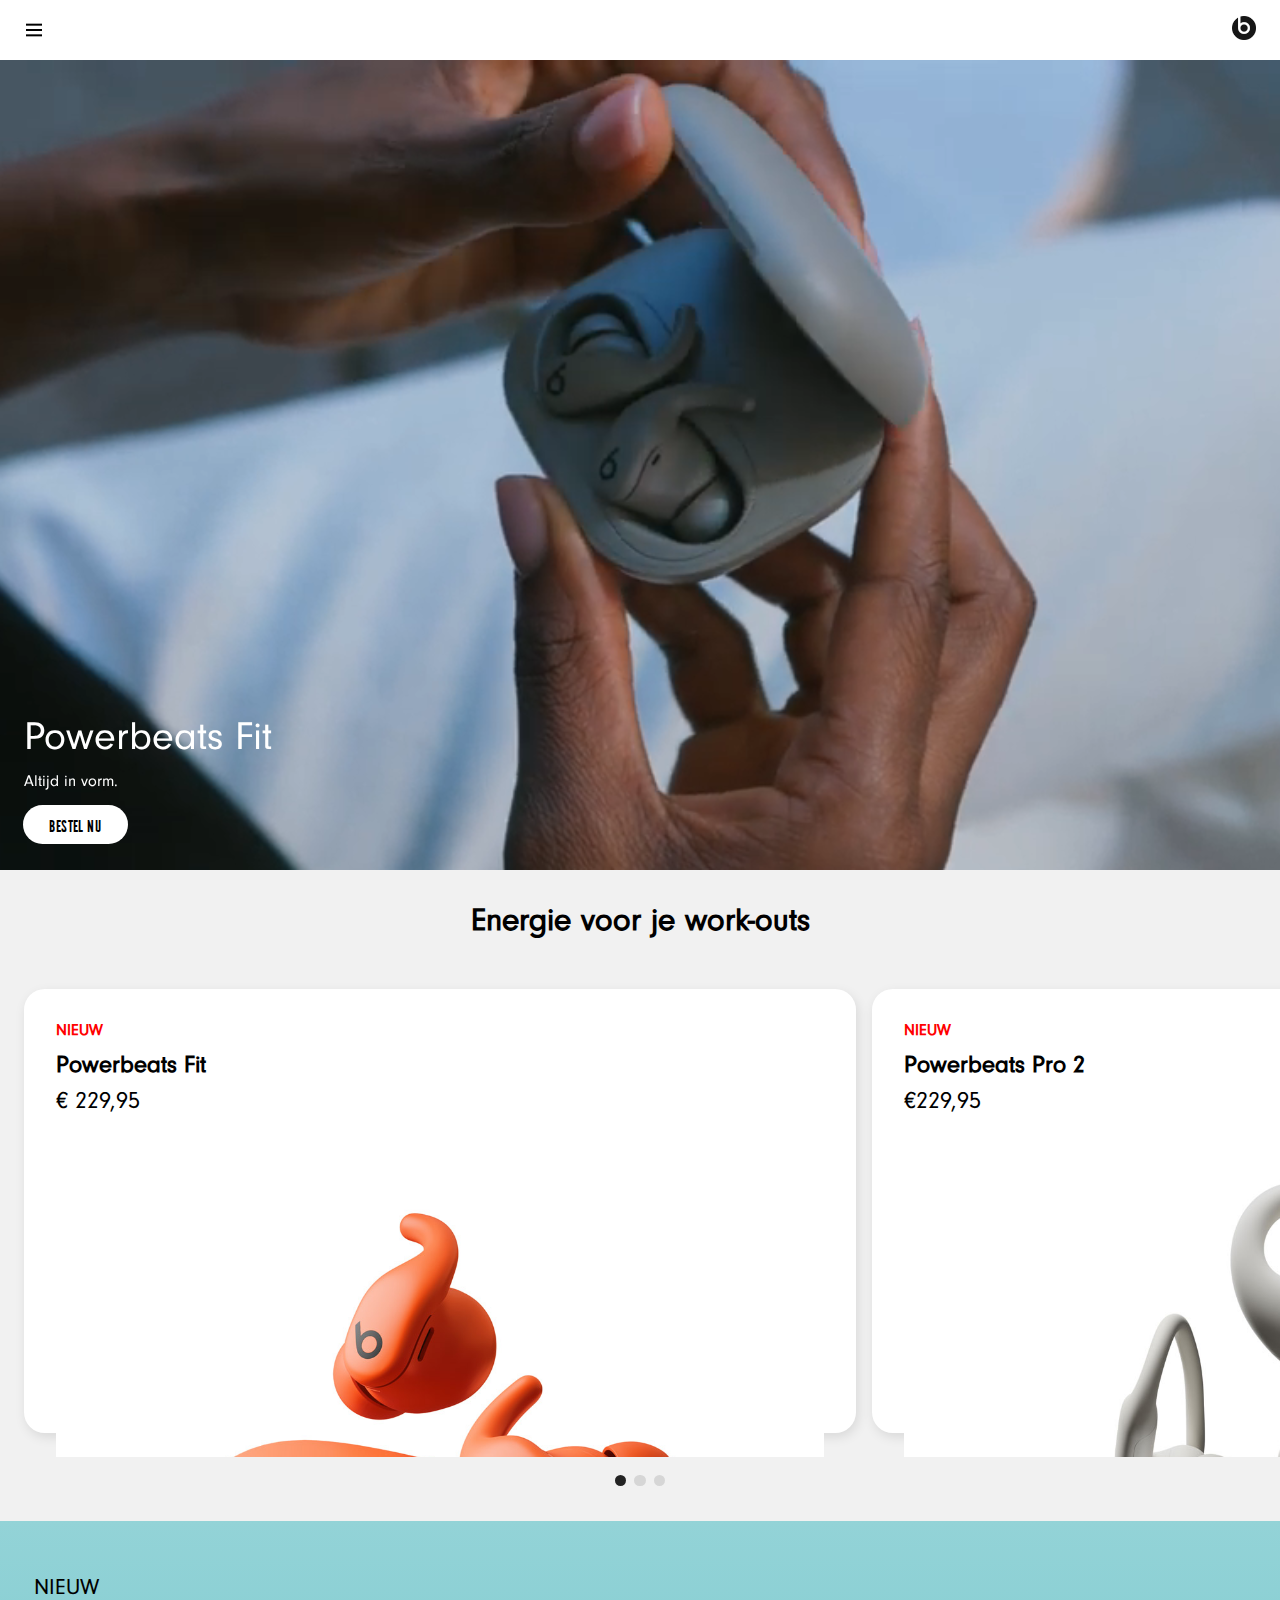
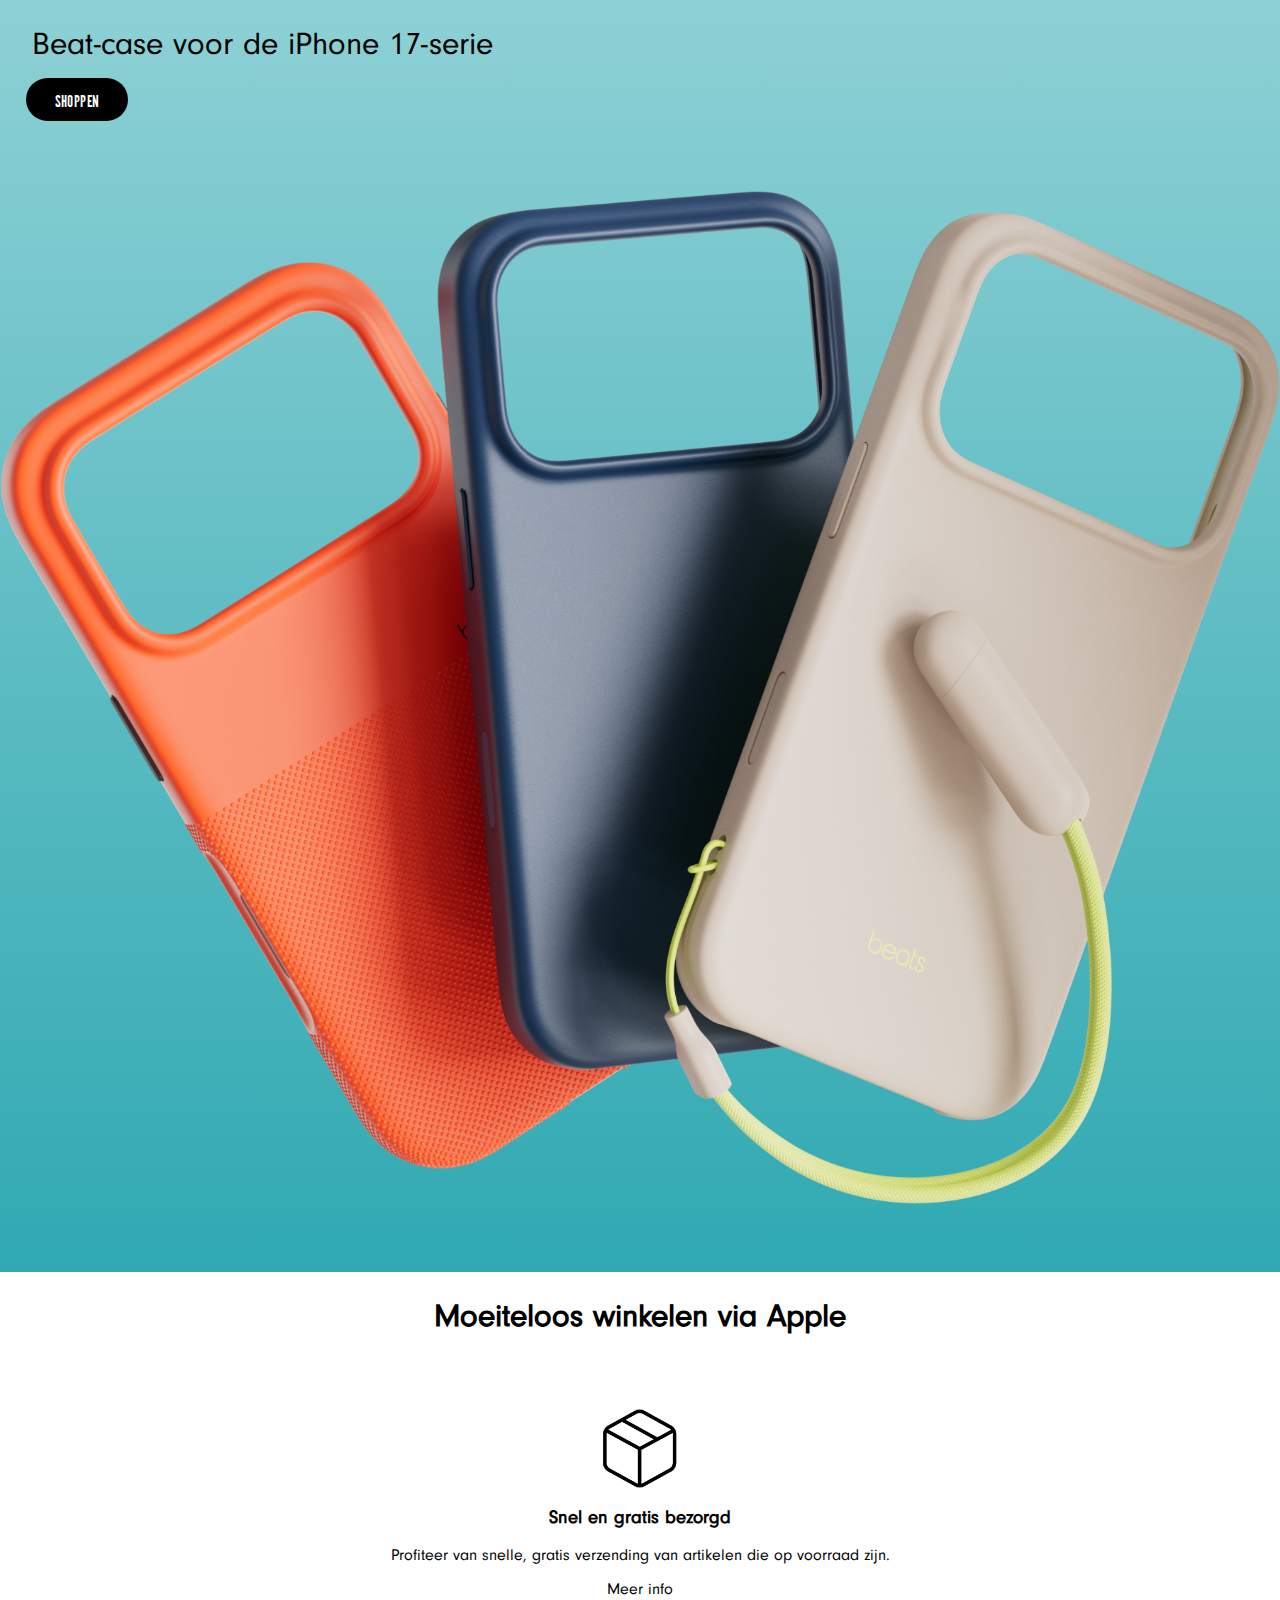
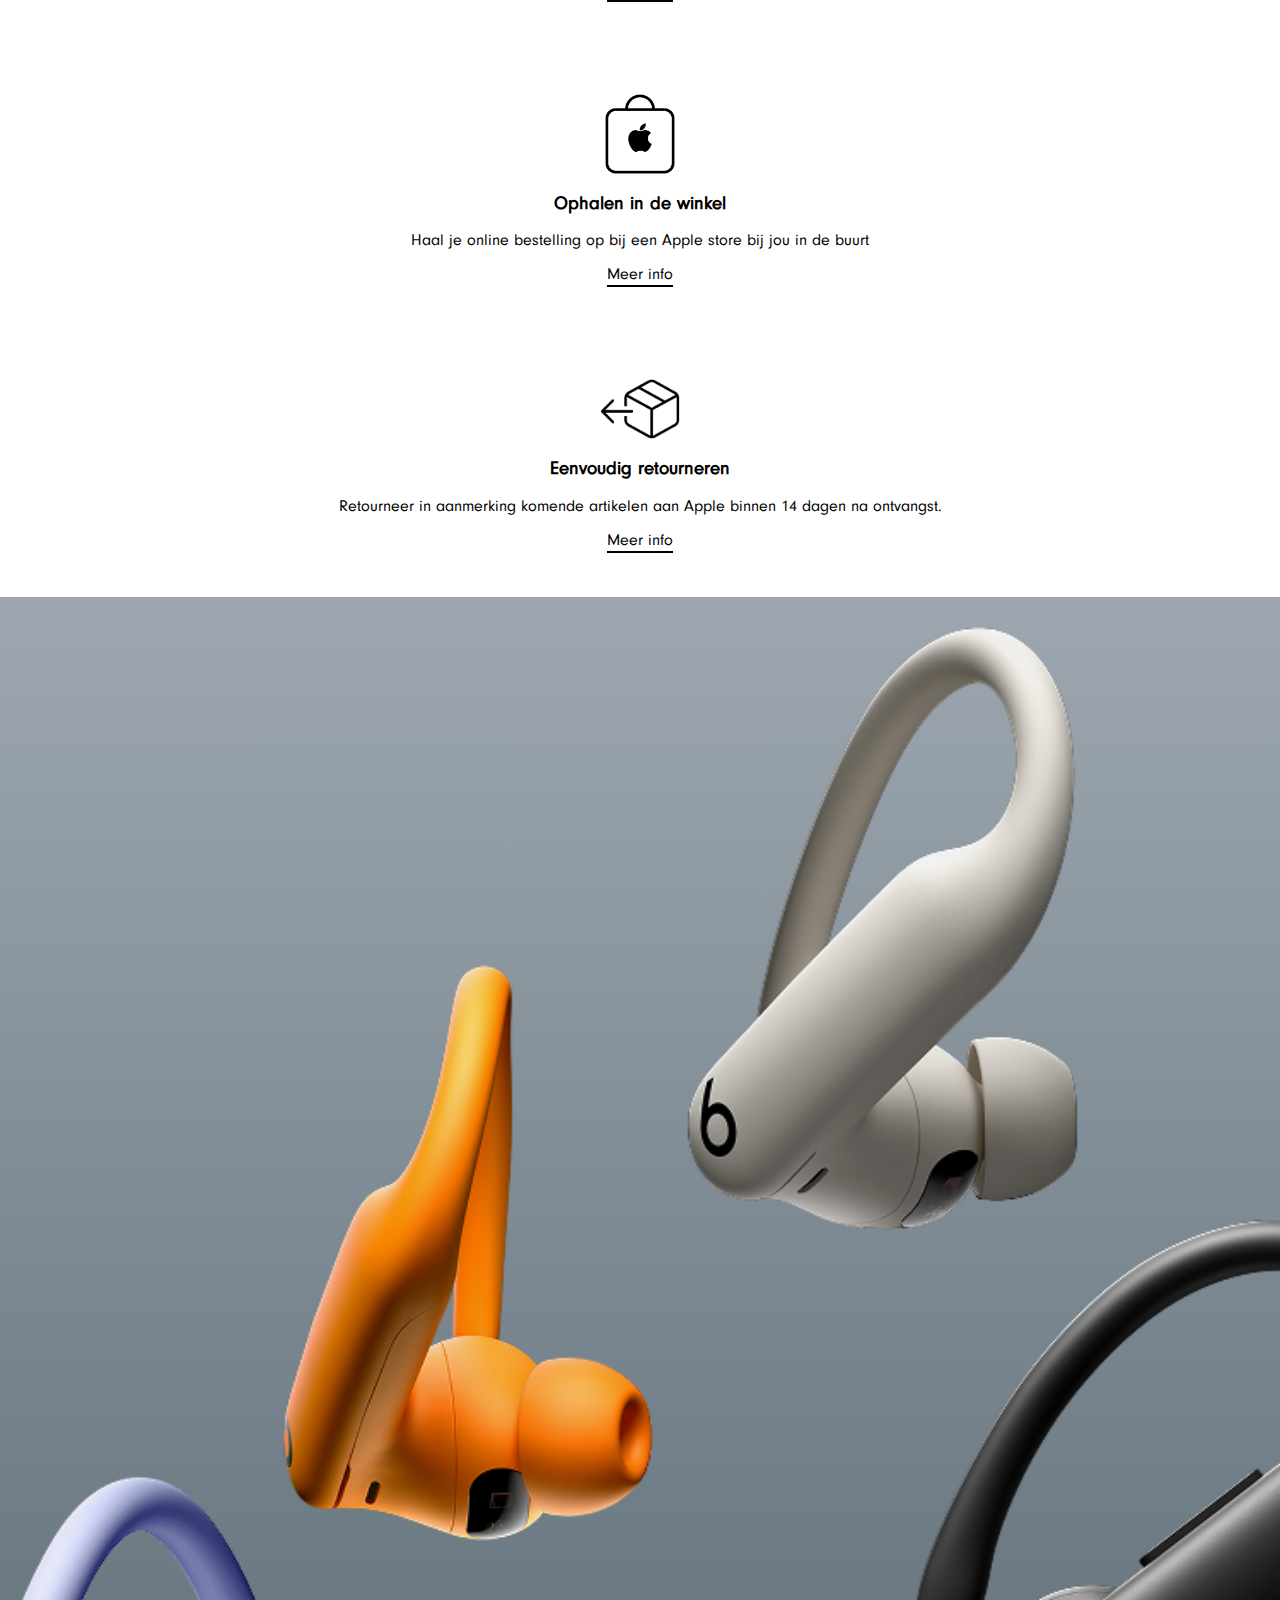
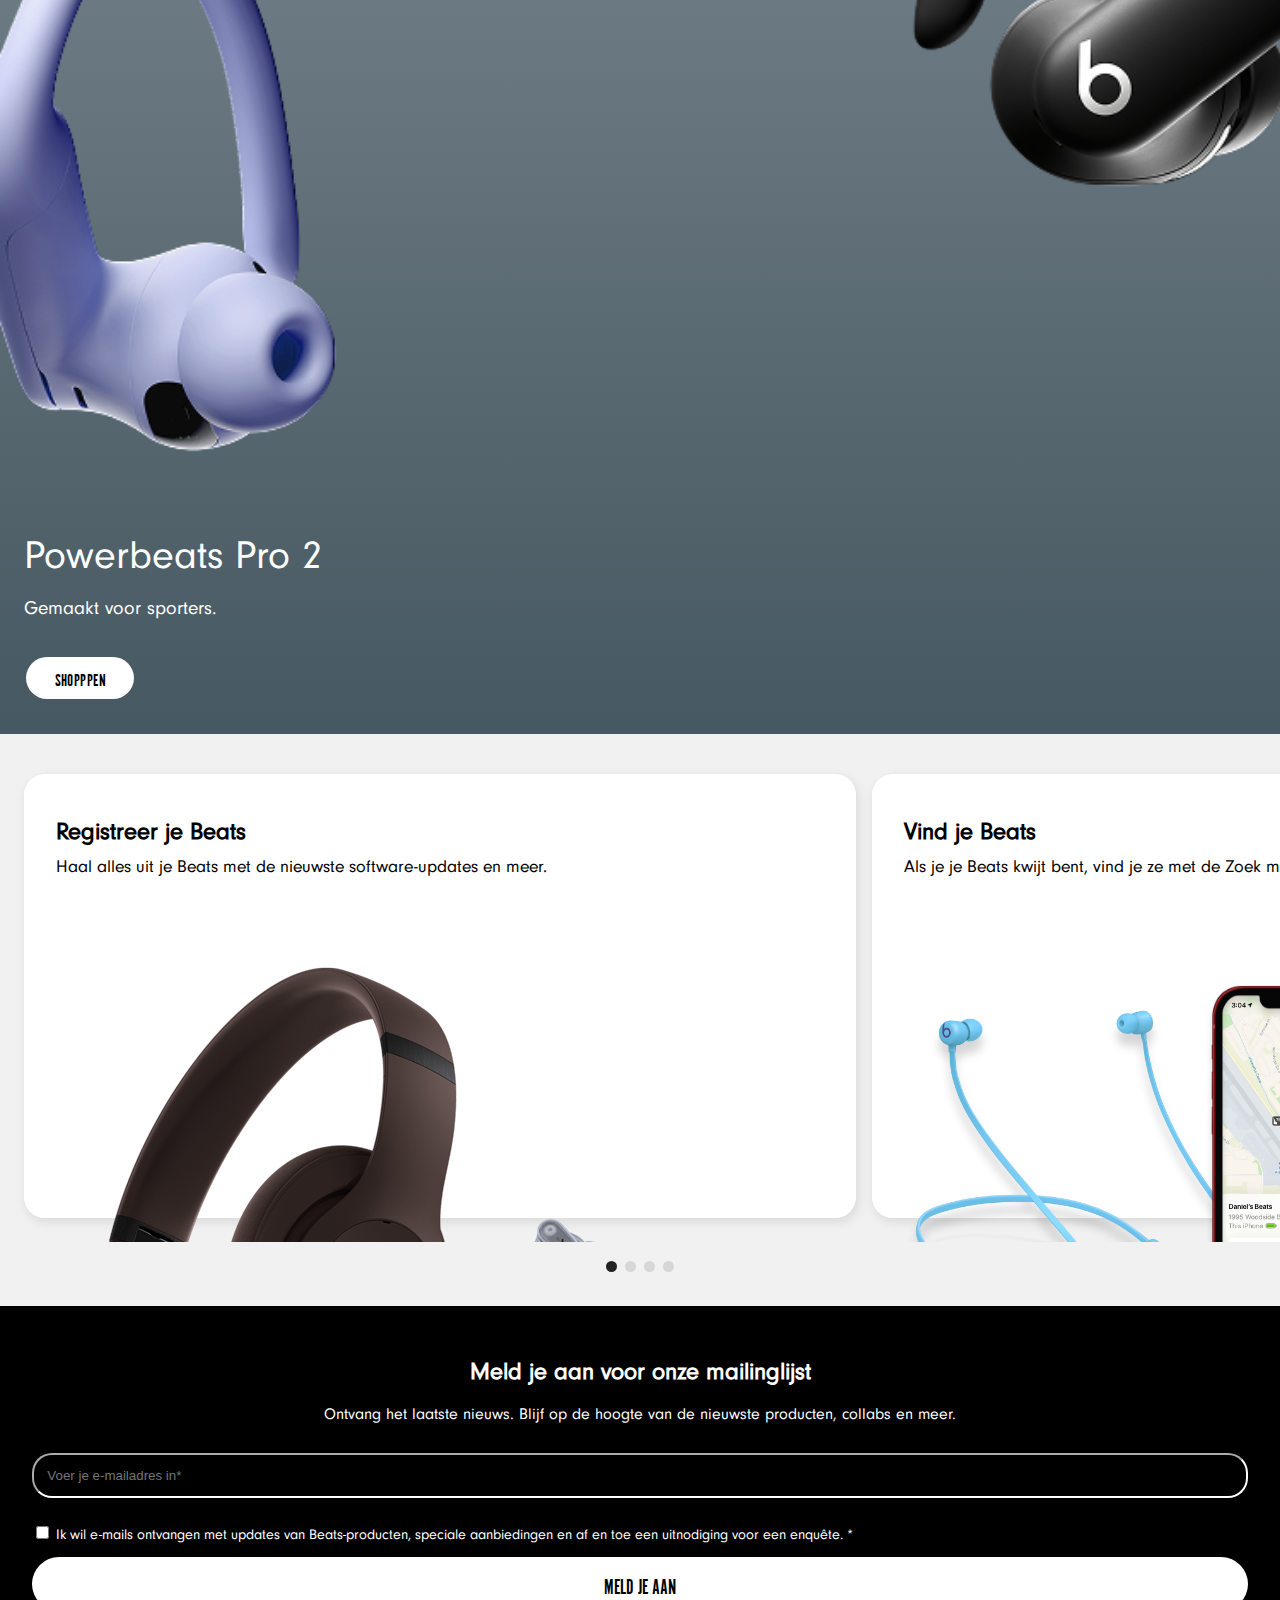
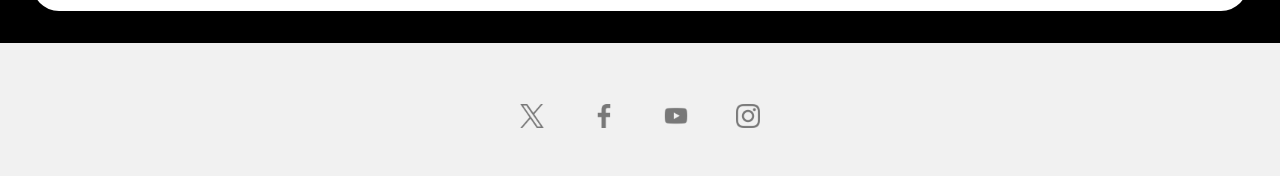
<file: index.html>
<!DOCTYPE html>
<html lang="nl">

<head>
	<meta charset="UTF-8">
	<meta name="viewport" content="width=device-width, initial-scale=1">

	<title>Beats by Dre - Wireless Headphones, Earbuds and Speakers</title>

	<script src="javascript.js" defer></script>
	<link href="css/style.css" rel="stylesheet">
	<link rel="icon" type="image/png" href="images/beats-logo.png">
</head>

<body class="pagina-1">
	<header>
		<nav>
			<button aria-label="menu" aria-expanded="false">
				<span></span>
				<span></span>
				<span></span>
			</button>

			<ul>
				<li><a href="index.html">Home</a></li>
				<li><a href="powerbeats-pro-2.html">Powerbeats Pro 2</a></li>
				<li><a href="#">Support</a></li>
			</ul>
		</nav>

		<a href="index.html" aria-label="Beats home">
			<img src="images/beats-logo.png" alt="Beats logo"></a>
	</header>


	<!-- SECTION 1 -->
	<section>
		<div>
			<h1>Powerbeats Fit</h1>
			<p>Altijd in vorm.</p>
		</div>
		<a href="powerbeats-pro-2.html">Bestel nu</a>
		<video src="videos/powerbeats-fit.mp4" autoplay muted loop></video>
	</section>


	<!-- CAROUSEL / SECTION 2 -->
	<section>
		<h2>Energie voor je work-outs</h2>
		<ul>
			<li data-label="Product 1 Powerbeats Fit">
				<div>
					<p>Nieuw</p>
					<h3>Powerbeats Fit</h3>
					<p>€ 229,95</p>
				</div>
				<img src="images/powerbeatsfit-orange.jpg" alt="Powerbeats Fit oranje">
			</li>

			<li data-label="Product 2 Powerbeats Pro 2">
				<div>
					<p>Nieuw</p>
					<h3>Powerbeats Pro 2</h3>
					<p>€229,95</p>
				</div>
				<a href="powerbeats-pro-2.html">
					<img src="images/powerbeats-pro-2.jpg" alt="Powerbeats Pro 2 grijs">
				</a>
			</li>
			<li data-label="Product 3 Beats Solo">
				<div>
					<p>Nieuw</p>
					<h3>Beats Solo 4</h3>
					<p>€229,95</p>
				</div>
				<img src="images/beats-solo4.jpg" alt="Beats Solo 4 blauw">
			</li>
		</ul>
	</section>

	<!-- SECTION 3 -->
	<section>
		<p>NIEUW</p>
		<h2>Beat-case voor de iPhone 17-serie</h2>
		<a href="#" aria-label="Beat cases shoppen">SHOPPEN</a>
		<img src="images/beats-cases.png" alt="Beats cases">
	</section>


	<!-- SECTION 4 -->
	<section>
		<h2>Moeiteloos winkelen via Apple</h2>
		<article>
			<h3>Snel en gratis bezorgd</h3>
			<p>Profiteer van snelle, gratis verzending van artikelen die op voorraad zijn.</p>
			<img src="images/bezorging-icoon.png" alt="">
			<a href="#" aria-label="Meer info over bezorging">Meer info</a>
		</article>

		<article>
			<h3>Ophalen in de winkel</h3>
			<p>Haal je online bestelling op bij een Apple store bij jou in de buurt</p>
			<img src="images/ophalen-icoon.png" alt="">
			<a href="#" aria-label="Meer info over bestelling">Meer info</a>
		</article>

		<Article>
			<h3>Eenvoudig retourneren</h3>
			<p>Retourneer in aanmerking komende artikelen aan Apple binnen 14 dagen na ontvangst.</p>
			<img src="images/retourneren-icoon.png" alt="">
			<a href="#" aria-label="Meer info over retourneren">Meer info</a>
		</Article>
	</section>

	<!-- SECTION 5 -->
	<section>
		<div>
			<h2>Powerbeats Pro 2</h2>
			<p>Gemaakt voor sporters.</p>
		</div>
		<a href="powerbeats-pro-2.html">SHOPPPEN</a>
		<img src="images/powerbeats-pro2-image.png" alt="Powerbeats Pro">
	</section>

	<!-- SECTION 6 -->
	<section>
		<ul>
			<li>
				<h3>Registreer je Beats</h3>
				<p>Haal alles uit je Beats met de nieuwste software-updates en meer.</p>
				<img src="images/registreer-beats.png" alt="Registreer je Beats">
			</li>

			<li>
				<h3>Vind je Beats</h3>
				<p>Als je je Beats kwijt bent, vind je ze met de Zoek mijn-app.</p>
				<img src="images/vind-beats.png" alt="Vind je Beats">
			</li>

			<li>
				<h3>Beats-app voor Android</h3>
				<p>Download de Beats-app voor extra functies</p>
				<img src="images/beats-app.png" alt="Beats-app voor Android">
			</li>

			<li>
				<h3>Gratis Apple Music</h3>
				<p>Luister met 3 maanden gratis naar Apple Music met de geselecteerde Beats.</p>
				<img src="images/apple-music.jpg" alt="Gratis Apple Music">
			</li>
		</ul>
	</section>

	<!-- SECTION 7 -->
	<section>
		<h2>Meld je aan voor onze mailinglijst</h2>
		<p>Ontvang het laatste nieuws. Blijf op de hoogte van de nieuwste producten, collabs en meer.
		</p>
		<form>
			<input type="email" placeholder="Voer je e-mailadres in*" required>
			<div>
				<input id="checkbox" type="checkbox" required>
				<label for="checkbox">Ik wil e-mails ontvangen met updates van Beats-producten, speciale aanbiedingen en
					af en toe een uitnodiging voor een enquête. *</label>
			</div>
			<input type="submit" value="Meld je aan">
		</form>
	</section>


	<footer>
		<nav>
			<ul>
				<li><a href="https://x.com/beatsbydre" target="_blank" aria-label="X"><img src="images/x-logo.png"
							alt=""></a></li>
				<li><a href="https://www.facebook.com/beatsbydre" target="_blank" aria-label="Facebook"><img
							src="images/facebook-logo.png" alt=""></a></li>
				<li><a href="https://www.youtube.com/beatsbydre" target="_blank" aria-label="Youtube"><img
							src="images/youtube-logo.png" alt=""></a></li>
				<li><a href="https://www.instagram.com/beatsbydre" target="_blank" aria-label="Instagram"><img
							src="images/instagram-logo.png" alt=""></a></li>
			</ul>
		</nav>
	</footer>

</body>

</html>
</file>
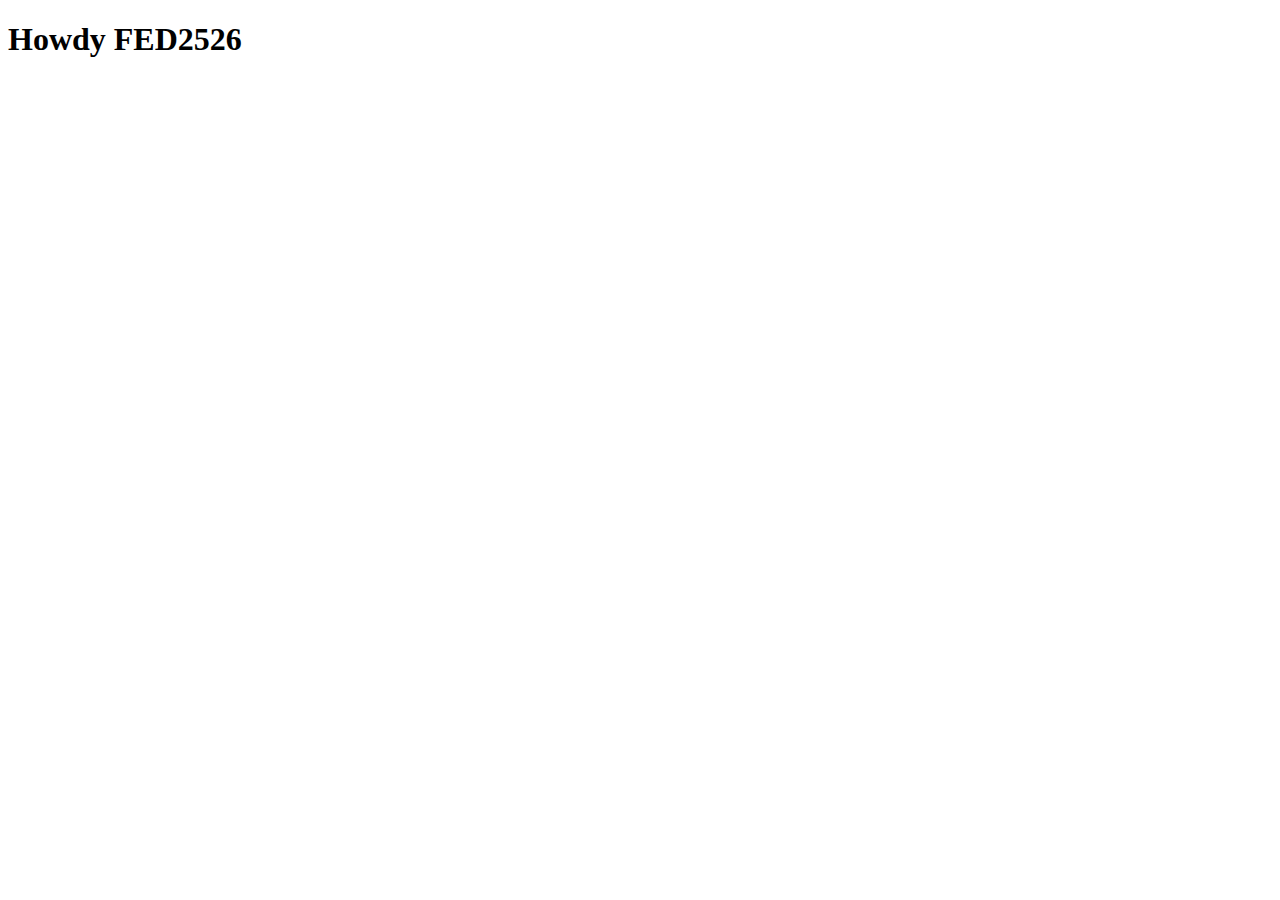
<file: basiswebsite/index.html>
<!DOCTYPE html>
<html lang="nl">
	
<head>
	<meta charset="UTF-8">
	<meta name="author" content="jouw naam">
	<meta name="viewport" content="width=device-width, initial-scale=1">
	
	<title>Howdy FED2526</title>

	<link href="styles/style.css" rel="stylesheet">

	<link rel="icon" type="image/svg+xml" href="images/favicon.svg">
</head>

<body>
	<h1>Howdy FED2526</h1>

	<script defer src="scripts/script.js"></script>
</body>
	
</html>
</file>
<file: css/style.css>
*:focus-visible {
    outline: 4px dotted blue;
    outline-offset: 3px;
}

:root {
    --font-primary: 'PrimaryFont';
    --font-secondary: 'SecondaryFont';
    --achtergrond-kleur: #f1f1f1;
    --achtergrond-kleur-2: #fff;
    --achtergrondkleur-3: black;
    --achtergrondkleur-4: #f2f0ea;
    --text-kleur-primary: #000000;
    --text-kleur-secondary: #ffff;
}

@font-face {
    font-family: 'PrimaryFont';
    src: url("neuzeit-font/Neuzeit Grotesk Regular.otf") format('opentype');
}

@font-face {
    font-family: 'SecondaryFont';
    src: url("alternate-gothic/Alternate_Gothic/AlternateGotNo1D.ttf") format('truetype');
}


/*************************/
/*     HOME-PAGINA       */
/*************************/
body {
    margin: 0;
    font-family: var(--font-primary);
    background-color: var(--achtergrond-kleur);
}

header {
    position: sticky;
    top: 0;
    width: 100%;
    display: flex;
    justify-content: space-between;
    background-color: var(--achtergrond-kleur-2);
    padding: 1em 0 1em 0;
    z-index: 999;
}

/* logo */
header img {
    width: 24px;
}

/* logo a */
header a {
    width: 24px;
    height: auto;
    margin-right: 1.5em;
}

/* menu pagina's, verborgen tot hamburger wordt geklikt*/
header nav ul {
    position: absolute;
    top: 0;
    left: 0;
    width: 100%;
    height: 100vh;
    background-color: var(--achtergrond-kleur-2);
    padding-top: 5em;
    display: none;
    flex-direction: column;
    gap: 2em;
    font-size: 1.5em;
    list-style-type: none;
}

header a {
    text-underline-offset: .3em;
    color: var(--text-kleur-primary);
}

header a:hover {
    color: #197980;
}

header nav {
    display: flex;
    align-items: center;
    justify-content: space-between;
}


/* HAMBURGER MENU */
header button {
    background-color: var(--achtergrond-kleur-2);
    border: none;
    display: grid;
    place-items: center;
    margin-left: 1.5em;
    z-index: 1000;
}

header button span {
    grid-row-start: 1;
    grid-column-start: 1;
    width: 1.2em;
    height: .2em;
    background-color: var(--achtergrondkleur-3);
    cursor: pointer;
    transition: .5s;
}

header button span:nth-of-type(1) {
    transform: translateY(-.4em);
}

header button span:nth-of-type(3) {
    transform: translateY(.4em);
}

header button[aria-expanded="true"] span:nth-of-type(1) {
    transform: rotate(45deg) scaleX(1.25);
}

header button[aria-expanded="true"] span:nth-of-type(2) {
    opacity: 0;
}

header button[aria-expanded="true"] span:nth-of-type(3) {
    transform: rotate(-45deg) scaleX(1.25);
}

/* Bron chatGPT: hoe kan je de menu laten openen? */
header button[aria-expanded="true"]+ul {
    display: flex;
}


/* SECTION 1 */
.pagina-1 section:first-of-type {
    position: relative;
}

.pagina-1 section:first-of-type div {
    position: absolute;
    color: var(--text-kleur-secondary);
    bottom: 4em;
    left: 1.5em;
    z-index: 998;
}

.pagina-1 section:first-of-type a {
    position: absolute;
    text-decoration: none;
    bottom: 1.5em;
    left: 1.3em;
    background-color: var(--achtergrond-kleur-2);
    font-family: var(--font-secondary);
    color: var(--text-kleur-primary);
    padding: .5em 1.5em .5em 1.5em;
    border-radius: 30px;
    text-transform: uppercase;
    font-weight: 500;
    font-size: 1.1em;
    letter-spacing: .025em;
    cursor: pointer;
    transition: 1s;
    z-index: 997;
}

.pagina-1 section:first-of-type a:hover {
    color: var(--text-kleur-secondary);
    background-color: var(--achtergrondkleur-3);
}

.pagina-1 section:first-of-type h1 {
    font-size: 2.5rem;
    font-weight: 400;
    margin-bottom: 0;
}

.pagina-1 section:first-of-type p {
    margin-top: .8em;
    font-size: 1rem;
    font-weight: 400;
}

.pagina-1 section:first-of-type video {
    display: block;
    width: 100%;
    height: 90vh;
    object-fit: cover;
}


/* SECTION 2 / CAROUSEL */
.pagina-1 section:nth-of-type(2) h2 {
    text-align: center;
    margin-top: 1em;
    font-size: 2em;
}

@media (width > 10em) {
    .pagina-1 ul {
        scrollbar-width: none;
        scroll-marker-group: after;
    }
}

/* Navigatie dots onder carousel */
.pagina-1 section:nth-of-type(2) ul::scroll-marker-group,
.pagina-1 section:nth-of-type(6) ul::scroll-marker-group {
    height: 3em;
    margin: 1em 3.5em 0;
    display: flex;
    flex-wrap: wrap;
    justify-content: center;
    align-content: center;
    row-gap: .25em;
    column-gap: .5em;
}

.pagina-1 section:nth-of-type(2) li::scroll-marker,
.pagina-1 section:nth-of-type(6) li::scroll-marker {
    content: '' / 'naar' attr(data-label);
    width: .7em;
    aspect-ratio: 1;
    background-color: #d6d6d6;
    border-radius: 50%;
    transition: .25s;
    margin-bottom: 2em;
}

.pagina-1 section:nth-of-type(2) li::scroll-marker:target-current,
.pagina-1 section:nth-of-type(6) li::scroll-marker:target-current {
    background: #232323;
    opacity: 1;
    scale: 1;
}

.pagina-1 section:nth-of-type(2) ul,
.pagina-1 section:nth-of-type(6) ul {
    display: flex;
    overflow: auto;
    scroll-snap-type: x mandatory;
    scroll-behavior: smooth;
    overscroll-behavior-x: contain;
    gap: 1em;
    list-style-type: none;
    padding: 1.5em;
}

.pagina-1 section:nth-of-type(2) li,
.pagina-1 section:nth-of-type(6) li {
    flex-basis: 100%;
    scroll-snap-align: center;
    background-color: var(--achtergrond-kleur-2);
    min-width: 60vw;
    height: 380px;
    box-shadow: 2px 4px 12px rgba(0, 0, 0, .1);
    border-radius: 1.3em;
    padding: 2em;
    text-align: left;
    cursor: pointer;
}

@keyframes slider {
    0% {
        scale: 1;
    }

    100% {
        scale: 1.1;
    }
}

.pagina-1 section:nth-of-type(2) li:hover,
.pagina-1 section:nth-of-type(6) li:hover {
    animation-name: slider;
    animation-duration: 1s;
}

.pagina-1 li img {
    display: block;
    max-width: 100%;
    height: auto;
    margin-top: .8em;
}

.pagina-1 section:nth-of-type(2) p:first-of-type {
    color: red;
    text-transform: uppercase;
    font-weight: 700;
    font-size: 1em;
    margin-bottom: .2em;
}

.pagina-1 li h3 {
    font-size: 1.5em;
    font-weight: 600;
    margin-top: .5em;
    margin-bottom: .4em;
}

.pagina-1 li p {
    font-size: 1.5em;
    font-weight: 500;
    margin-top: 0;
}


/* SECTION 3 */
.pagina-1 section:nth-of-type(3) {
    background-image: linear-gradient(to bottom, #93d3d7, #30a9b2);
    padding-top: 2em;
    padding-bottom: 4em;
}

.pagina-1 section:nth-of-type(3) P {
    margin-left: 1.5em;
    font-size: 1.4em;
}

.pagina-1 section:nth-of-type(3) a {
    background-color: var(--achtergrondkleur-3);
    color: var(--text-kleur-secondary);
    text-decoration: none;
    font-family: var(--font-secondary);
    margin-left: 1.5em;
    padding: .6em 1.6em .6em 1.6em;
    border-radius: 30px;
    font-weight: 500;
    font-size: 1.1em;
    letter-spacing: .025em;
    cursor: pointer;
    transition: 1s;
}

section:nth-of-type(3) a:hover {
    color: var(--text-kleur-primary);
    background-color: var(--achtergrond-kleur);
}

section:nth-of-type(3) h2 {
    text-align: left;
    margin-left: 1em;
    font-weight: 400;
    font-size: 2em;
}

section:nth-of-type(3) img {
    width: 100%;
    height: auto;
    margin-top: 5em;

}


/* SECTION 4 */
section:nth-of-type(4) {
    text-align: center;
    display: flex;
    flex-direction: column;
    background-color: var(--achtergrond-kleur-2);
}

section:nth-of-type(4) article {
    display: flex;
    flex-direction: column;
    padding: 3em;
    align-items: center;
}

.pagina-1 section:nth-of-type(4) h2 {
    font-size: 2em;
    max-width: 80%;
    align-self: center;
}

section:nth-of-type(4) h3 {
    margin-bottom: .1em;
}

section:nth-of-type(4) img {
    order: -2;
    width: 5em;
}

article a {
    color: var(--text-kleur-primary);
    text-decoration-thickness: .15em;
    text-underline-offset: .4em;
}

article a:hover {
    color: #197980;
    font-weight: 800;
    text-decoration-style: wavy;
    text-underline-offset: .4em;
    text-decoration-thickness: .15em;
}


/* SECTION 5 */
section:nth-of-type(5) img {
    width: 100%;
}

.pagina-1 section:nth-of-type(5) {
    position: relative;
    background-image: linear-gradient(to bottom, #9ea7b0, #465861);
    padding-bottom: 15em;
    margin: 0;
}

section:nth-of-type(5) div {
    color: var(--text-kleur-secondary);
    position: absolute;
    bottom: 6em;
    margin-left: 1.5em;
}

section:nth-of-type(5) h2 {
    text-align: left;
    font-weight: 400;
    font-size: 2.5em;
    margin-bottom: 0;
}

section:nth-of-type(5) P {
    font-size: 1.2em;
}

section:nth-of-type(5) a {
    position: absolute;
    bottom: 2em;
    background-color: var(--achtergrond-kleur-2);
    color: var(--text-kleur-primary);
    text-decoration: none;
    font-family: var(--font-secondary);
    margin-left: 1.5em;
    padding: .6em 1.6em .6em 1.6em;
    border-radius: 30px;
    font-weight: 500;
    font-size: 1.1em;
    letter-spacing: .025em;
    cursor: pointer;
    transition: 1s;
}

section:nth-of-type(5) a:hover {
    color: var(--text-kleur-primary);
    background-color: var(--achtergrond-kleur);
}


/* SECTION 6 */
.pagina-1 section:nth-of-type(6) p {
    font-size: 1.1em;
    font-weight: lighter;
    line-height: 1.4em;
}

section:nth-of-type(6) img {
    max-width: 100%;
    margin-top: 3em;
}


/* SECTION 7 */
section:nth-of-type(7) {
    padding: 2em;
    text-align: center;
    background-color: var(--achtergrondkleur-3);
    color: var(--text-kleur-secondary);
}

form {
    display: flex;
    flex-direction: column;
    justify-content: center;
    color: white;
}

form input:first-of-type {

    border-radius: 1.5em;
    padding: 1em;
    margin-top: 1em;
    background-color: #000000;
    border-color: white;
    color: var(--text-kleur-secondary);
}

form div {
    margin-bottom: 1em;
    margin-top: 1em;
    text-align: left;
    font-size: .9em;
}

form input[type="submit"] {
    background-color: var(--achtergrond-kleur-2);
    color: var(--text-kleur-primary);
    border: none;
    padding: .6em 3em;
    border-radius: 1.8em;
    font-family: var(--font-secondary);
    font-size: 1.4em;
    cursor: pointer;
    text-transform: uppercase;
}

form input[type="submit"]:hover {
    background-color: #197980;
    color: var(--text-kleur-secondary)
}




/*************************/
/*     PRODUCT-PAGINA       */
/*************************/

/* SECTION 1 */
.pagina-2 {
    background-color: var(--achtergrond-kleur-2)
}

.pagina-2 div {
    margin-left: 1.5em;
    margin-top: 1em;
}

.pagina-2 h1 {
    margin-bottom: 0;
    font-weight: 800;
}

.pagina-2 div p:first-of-type {
    margin-top: .2em;
    font-size: 1.2em;
}

.pagina-2 section:first-of-type>p {
    margin-left: 1.2em;
    font-size: 1.5em;
    font-weight: 600;
}

.pagina-2 section:first-of-type {
    display: flex;
    flex-direction: column;
    gap: min(2vw, 1.53em);
}

.pagina-2 section:first-of-type ul {
    display: flex;
    overflow: hidden;
    scroll-snap-type: x mandatory;
    scroll-behavior: smooth;
    list-style-type: none;
    padding: 0;
    background-color: var(--achtergrond-kleur);
}

.pagina-2 section:first-of-type li {
    flex-basis: 100%;
    position: relative;
    flex-shrink: 0;
    scroll-snap-align: center;
}

.pagina-2 section:first-of-type nav {
    display: flex;
    gap: .5em;
    scroll-target-group: auto;
    overflow: auto;
    padding: 1em;
    scrollbar-width: none;
}

.pagina-2 a:target-current {
    cursor: default;
}

.pagina-2 section:first-of-type img {
    margin: auto;
    max-width: 100%;
    max-height: 100%;
    display: block;
    border-radius: 2px;
    box-shadow: 3px 0px 10px rgba(0, 0, 0, .12);
    min-width: 3.2em;
}

/* Bron ChatGPT: fieldset gebruiken om gerelateerde form inputs te groeperen. */
fieldset {
    display: flex;
    gap: .5em;
    border: none;
    padding: 0;
    margin-left: 1.5em;
}

legend {
    margin-bottom: .5em;
}

fieldset label {
    display: flex;
    align-items: center;
}

/* geen display: none, omdat het dan geen focus kan krijgen */
fieldset input {
    appearance: none;
    opacity: 0;
}

fieldset span {
    width: 40px;
    height: 40px;
    border-radius: 50%;
    border: 2px solid transparent;
    padding: 2px;
    cursor: pointer;
    transition: 0.2s ease;
}

fieldset span:hover {
    transform: scale(1.1);
}

fieldset input:focus-visible+span {
    outline: 2px solid blue;
    outline-offset: 2px;
}

fieldset input:checked+span {
    border-color: #24aa02;
}

/* Bron ChatGPT: background clip gebruiken voor witte ruimte tussen kleur en border */
/* background-clip bepaalt tot waar de achtergrondkleur of afbeelding zich uitstrekt binnen een element. */
label:first-of-type span {
    background-color: black;
    background-clip: content-box;
}

label:nth-of-type(2) span {
    background-color: #c2bdb6;
    background-clip: content-box;
}

label:nth-of-type(3) span {
    background-color: #bfc5f7;
    background-clip: content-box;
}

label:nth-of-type(4) span {
    background-color: #ff9528;
    background-clip: content-box;
}

.pagina-2 section button {
    width: 90%;
    align-self: center;
    margin: 1.3em;
    padding: .6em;
    background-color: var(--achtergrondkleur-3);
    border-radius: 100px;
    color: var(--text-kleur-secondary);
    font-family: var(--font-secondary);
    font-size: 1.2em;
    text-align: center;
    text-transform: uppercase;
    transition: 1s;
}

.pagina-2 section button:hover {
    background-color: var(--achtergrond-kleur-2);
    border-color: var(--achtergrondkleur-3);
    color: var(--text-kleur-primary);
    cursor: pointer;
}


/* SECTION 2 */
.pagina-2 section:nth-of-type(2) {
    display: flex;
    justify-content: center;
    flex-direction: column;
}

.pagina-2 section:nth-of-type(2) h2 {
    text-align: center;
    align-self: center;
    margin-top: 1.5em;
    max-width: 80%;
    font-size: 1.8em;
}

.pagina-2 section:nth-of-type(2) ul {
    display: grid;
    grid-template-columns: repeat(2, 1fr);
    gap: 2em;
    list-style-type: none;
    width: 80%;
}

.pagina-2 section:nth-of-type(2) li {
    text-align: center;
}

.pagina-2 section:nth-of-type(2) img {
    margin: auto;
    width: 50%;
    margin: 0 auto 1em auto;
}

.pagina-2 section:nth-of-type(2) li:nth-of-type(2) img {
    width: 38%;
}

.pagina-2 section:nth-of-type(2) li:nth-of-type(4) img {
    width: 32%;
}

.pagina-2 section:nth-of-type(2) li:nth-of-type(5) img {
    width: 27%;
}

.pagina-2 section:nth-of-type(2) li:nth-of-type(6) img {
    width: 28%;
}

.pagina-2 section:nth-of-type(2) p {
    margin: 0;
    font-size: 1.1em;
}


/* SECTION 3 */
.pagina-2 section:nth-of-type(3) {
    max-width: 1300px;
    margin: 2em auto;
}

@media (width > 10em) {
    .pagina-2 section:nth-of-type(3) ul {
        scrollbar-width: none;
        scroll-marker-group: after;
    }
}

.pagina-2 section:nth-of-type(3) ul::scroll-marker-group {
    height: 3em;
    margin: 1em 3.5em 0;
    display: flex;
    flex-wrap: wrap;
    justify-content: center;
    align-content: center;
    row-gap: .25em;
    column-gap: .5em;
}

.pagina-2 section:nth-of-type(3) li::scroll-marker {
    content: '' / 'naar' attr(data-label);
    width: .7em;
    aspect-ratio: 1;
    background-color: #d6d6d6;
    border-radius: 50%;
    transition: .25s;
    margin-bottom: 2em;
}

.pagina-2 section:nth-of-type(3) li::scroll-marker:target-current {
    background: #232323;
    opacity: 1;
    scale: 1;
}

.pagina-2 section:nth-of-type(3) ul {
    display: flex;
    overflow: auto;
    scroll-snap-type: x mandatory;
    scroll-behavior: smooth;
    overscroll-behavior-x: contain;
    gap: 1em;
    list-style-type: none;
    padding: 1.5em;
    margin-left: 1.5em;
}

.pagina-2 section:nth-of-type(3) li {
    flex-basis: 100%;
    scroll-snap-align: start;
    min-width: 60vw;
    flex-shrink: 0;
}

.pagina-2 figure {
    margin: 0;
}

.pagina-2 video {
    width: 100%;
    height: 380px;
    object-fit: cover;
    display: block;
    border-radius: 1.3em;
    box-shadow: 2px 4px 12px rgba(0, 0, 0, .1);
}

.pagina-2 figcaption {
    margin-top: 1em;
    font-size: 1.5em;
    font-weight: 800;
    color: #333;
    padding: 0 0.5em;
}


/* SECTION 4 */
.pagina-2 section:nth-of-type(4) {
    background-color: var(--achtergrondkleur-4);
    text-align: left;
    padding-top: 3em;
    padding-left: 1.5em;
    padding-right: 2em;
    padding: 2em;
}

.pagina-2 section:nth-of-type(4) p:first-of-type {
    font-size: 1.5em;
    font-weight: 700;
}

.pagina-2 section:nth-of-type(4) h2 {
    margin: 0;
    font-size: 2.2em;
    font-weight: 800;
}

.pagina-2 section:nth-of-type(4) p:nth-of-type(2),
.pagina-2 section:nth-of-type(4) p:nth-of-type(3) {
    font-size: 1.2em;
    line-height: 1.5em;
}

.pagina-2 section:nth-of-type(4) img {
    order: 1;
    width: 100%;
    padding-top: 2em;
}


/* SECTION 5 */
.pagina-2 section:nth-of-type(5) {
    position: relative;
}

.pagina-2 section:nth-of-type(5) video {
    order: 1;
    margin-top: 2em;
    border-radius: 0;
    width: 100%;
    height: 100%;
}

.pagina-2 section:nth-of-type(5) p {
    position: absolute;
    bottom: 2em;
    left: 50%;
    transform: translate(-50%);
    text-align: center;
    color: var(--text-kleur-secondary);
    font-size: 1.8em;
}


/* SECTION 6 */
.pagina-2 section:nth-of-type(6) {
    margin-top: 2em;
    padding: 1em;
    background: linear-gradient(to bottom, #ced5d9, #808d95 25%, #000000 100%);
}

.pagina-2 section:nth-of-type(6) h2 {
    text-align: center;
    font-size: 2.7em;
}

.pagina-2 section:nth-of-type(6) p {
    font-size: 1.3em;
    max-width: 90%;
    text-align: center;
    margin: 0 auto;
    line-height: 1.4em;
}

.pagina-2 section:nth-of-type(6) img {
    display: block;
    margin: 3em auto;
    height: 100%;
    width: 80%;
}


/* FOOTER */
footer {
    padding: 3em;
}

footer nav ul {
    display: flex;
    justify-content: center;
    gap: 3em;
    list-style-type: none;
    padding: 0;
    margin: 0;
}

footer img {
    opacity: 50%;
    width: 24px;
    height: 24px;
}

footer img:hover {
    opacity: 100%;
}
</file>
<file: basiswebsite/styles/style.css>
/**************/
/* CSS REMEDY */
/**************/
*, *::after, *::before {
  box-sizing:border-box;  
}






/*********************/
/* CUSTOM PROPERTIES */
/*********************/
:root {
	/* startje */
	--color-text:#111;
	--color-background:#eee;
}





/****************/
/* JOUW STYLING */
/****************/

/* jouw code */
</file>
